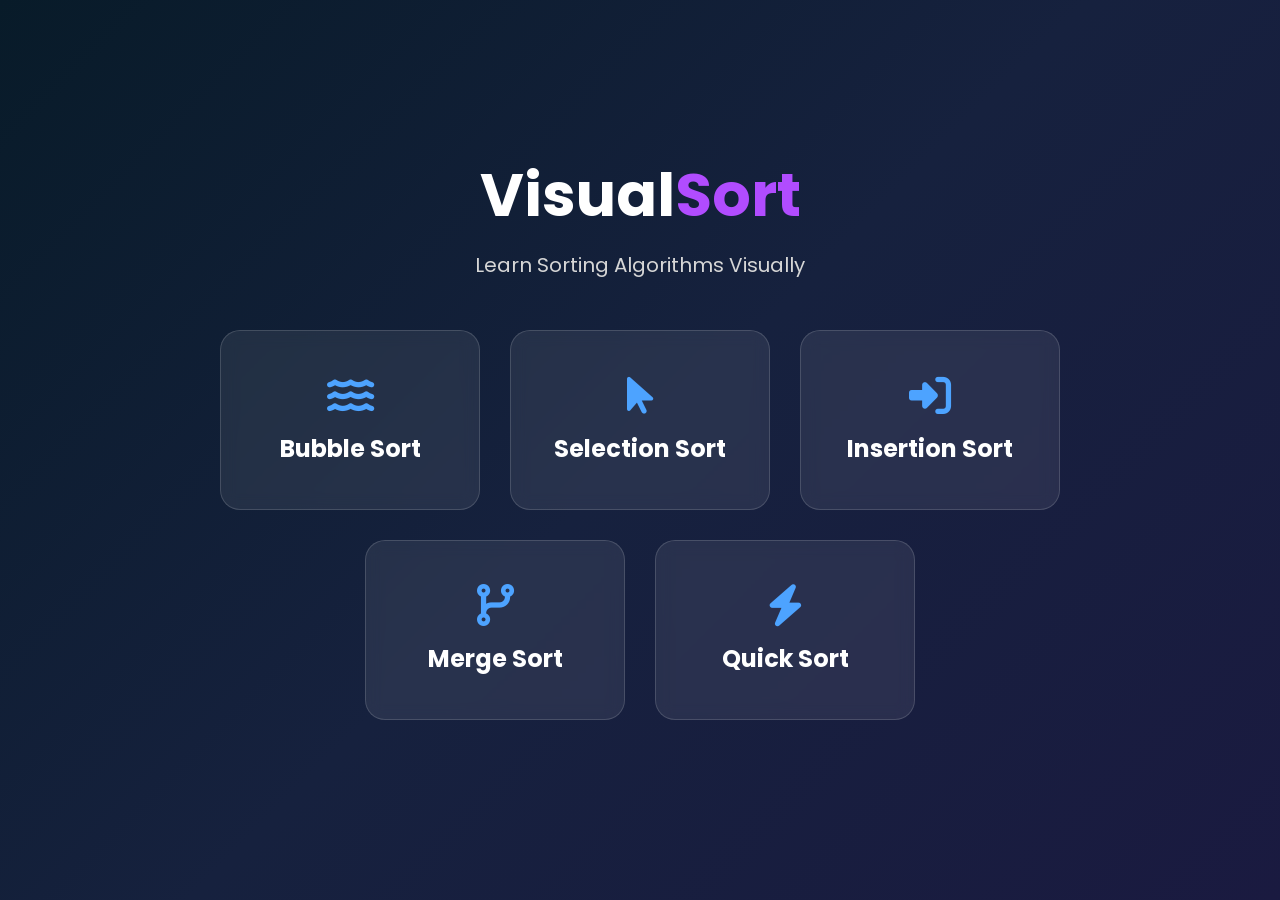
<file: index.html>
<!DOCTYPE html>
<html lang="en">

<head>
    <meta charset="UTF-8">
    <meta name="viewport" content="width=device-width, initial-scale=1.0">
    <title>VisualSort</title>

    <!-- Google Font -->
    <link href="https://fonts.googleapis.com/css2?family=Poppins:wght@300;400;600;700&display=swap" rel="stylesheet">

    <!-- Font Awesome -->
    <link rel="stylesheet"
        href="https://cdnjs.cloudflare.com/ajax/libs/font-awesome/6.6.0/css/all.min.css">

    <link rel="stylesheet" href="css/dashboard.css">
</head>

<body>

    <div class="container">

        <h1>Visual<span>Sort</span></h1>

        <p>Learn Sorting Algorithms Visually</p>

        <!-- First Row -->

        <div class="row">

            <div class="card" onclick="openPage('bubble')">
                <i class="fa-solid fa-water"></i>
                <h2>Bubble Sort</h2>
            </div>

            <div class="card" onclick="openPage('selection')">
                <i class="fa-solid fa-arrow-pointer"></i>
                <h2>Selection Sort</h2>
            </div>

            <div class="card" onclick="openPage('insertion')">
                <i class="fa-solid fa-right-to-bracket"></i>
                <h2>Insertion Sort</h2>
            </div>

        </div>

        <!-- Second Row -->

        <div class="row">

            <div class="card" onclick="openPage('merge')">
                <i class="fa-solid fa-code-branch"></i>
                <h2>Merge Sort</h2>
            </div>

            <div class="card" onclick="openPage('quick')">
                <i class="fa-solid fa-bolt"></i>
                <h2>Quick Sort</h2>
            </div>

        </div>

    </div>

    <script src="js/dashboard.js"></script>

</body>

</html>
</file>
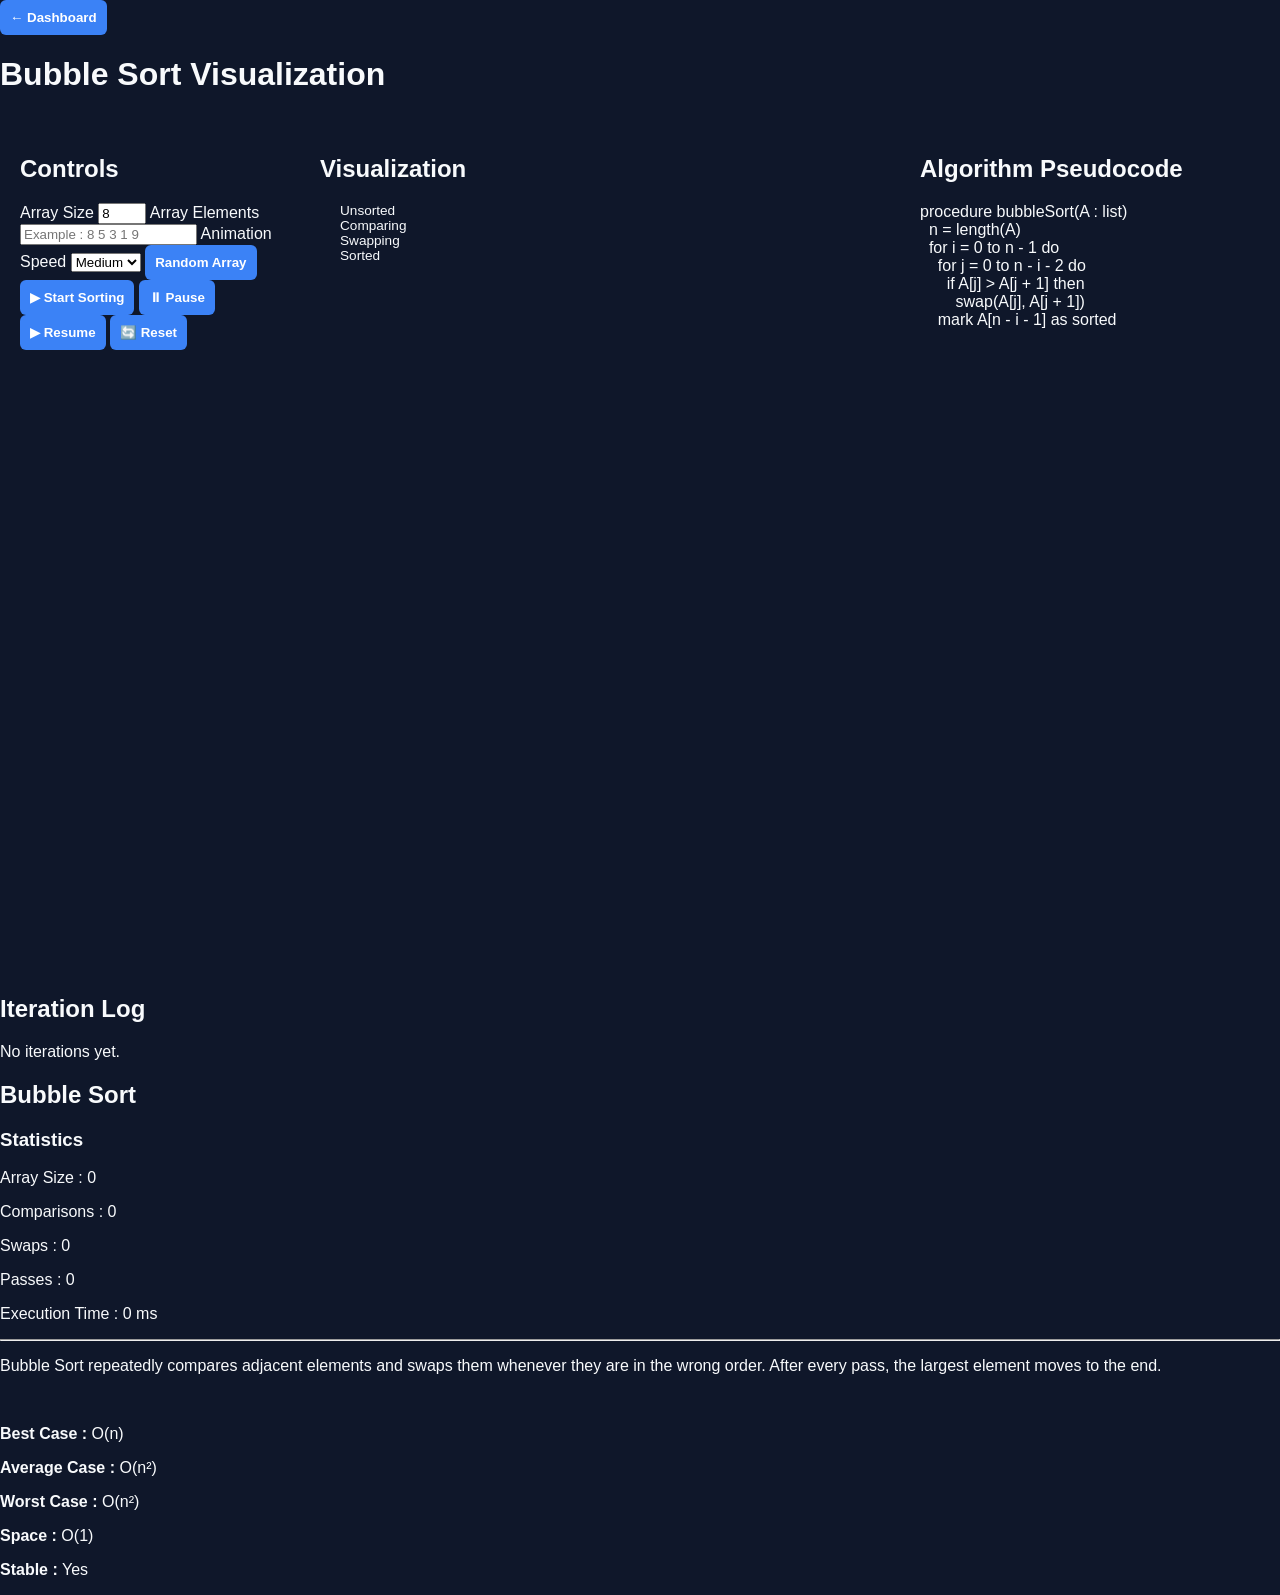
<file: bubble.html>
<!DOCTYPE html>
<html lang="en">

<head>
    <meta charset="UTF-8">
    <meta name="viewport" content="width=device-width, initial-scale=1.0">
    <title>Bubble Sort | VisualSort</title>
    <link rel="stylesheet" href="../css/visualizer.css">
    <link href="https://fonts.googleapis.com/css2?family=Poppins:wght@300;400;500;600;700&family=Fira+Code:wght@400;600&display=swap" rel="stylesheet">
</head>

<body>

<header>
    <button class="back-btn" onclick="window.location.href='../index.html'">
        ← Dashboard
    </button>
    <h1>Bubble Sort Visualization</h1>
</header>

<div class="main-container">

    <!-- Controls -->
    <div class="controls">
        <h2>Controls</h2>

        <label>Array Size</label>
        <input type="number" id="size" value="8" min="2" max="15">

        <label>Array Elements</label>
        <input type="text" id="arrayInput" placeholder="Example : 8 5 3 1 9">

        <label>Animation Speed</label>
        <select id="speed">
            <option value="1000">Slow</option>
            <option value="500" selected>Medium</option>
            <option value="200">Fast</option>
        </select>

        <button onclick="randomArray()">Random Array</button>
        <button id="startBtn" onclick="startSorting()">▶ Start Sorting</button>
        <button onclick="pauseSorting()">⏸ Pause</button>
        <button onclick="resumeSorting()">▶ Resume</button>
        <button onclick="resetArray()">🔄 Reset</button>
    </div>

    <!-- Visualization -->
    <div class="visualization">
        <h2>Visualization</h2>

        <div class="color-legend">
            <div class="legend-item"><span class="color-box default-box"></span> Unsorted</div>
            <div class="legend-item"><span class="color-box compare-box"></span> Comparing</div>
            <div class="legend-item"><span class="color-box swap-box"></span> Swapping</div>
            <div class="legend-item"><span class="color-box sorted-box"></span> Sorted</div>
        </div>

        <div class="viz-stage">
            <div id="pointers-container"></div>
            <div id="bars"></div>
        </div>
    </div>

    <!-- Pseudocode Panel -->
    <div class="pseudocode-card">
        <h2>Algorithm Pseudocode</h2>
        <div class="pseudocode-box">
            <div class="code-line" id="line-1">procedure bubbleSort(A : list)</div>
            <div class="code-line" id="line-2">&nbsp;&nbsp;n = length(A)</div>
            <div class="code-line" id="line-3">&nbsp;&nbsp;for i = 0 to n - 1 do</div>
            <div class="code-line" id="line-4">&nbsp;&nbsp;&nbsp;&nbsp;for j = 0 to n - i - 2 do</div>
            <div class="code-line" id="line-5">&nbsp;&nbsp;&nbsp;&nbsp;&nbsp;&nbsp;if A[j] > A[j + 1] then</div>
            <div class="code-line" id="line-6">&nbsp;&nbsp;&nbsp;&nbsp;&nbsp;&nbsp;&nbsp;&nbsp;swap(A[j], A[j + 1])</div>
            <div class="code-line" id="line-7">&nbsp;&nbsp;&nbsp;&nbsp;mark A[n - i - 1] as sorted</div>
        </div>
    </div>

</div>

<div class="bottom">

    <!-- Iteration Log -->
    <div class="log">
        <h2>Iteration Log</h2>
        <div id="log">
            No iterations yet.
        </div>
    </div>

    <!-- Information -->
    <div class="info">
        <h2>Bubble Sort</h2>
        <h3>Statistics</h3>

        <p>Array Size : <span id="arraySize">0</span></p>
        <p>Comparisons : <span id="comparisons">0</span></p>
        <p>Swaps : <span id="swaps">0</span></p>
        <p>Passes : <span id="passes">0</span></p>
        <p>Execution Time : <span id="executionTime">0 ms</span></p>

        <hr style="margin:15px 0;">

        <p>
            Bubble Sort repeatedly compares adjacent elements and
            swaps them whenever they are in the wrong order.
            After every pass, the largest element moves to the end.
        </p>

        <br>

        <p><b>Best Case :</b> O(n)</p>
        <p><b>Average Case :</b> O(n²)</p>
        <p><b>Worst Case :</b> O(n²)</p>
        <p><b>Space :</b> O(1)</p>
        <p><b>Stable :</b> Yes</p>
    </div>

</div>

<script src="../js/bubble.js"></script>

</body>
</html>
</file>
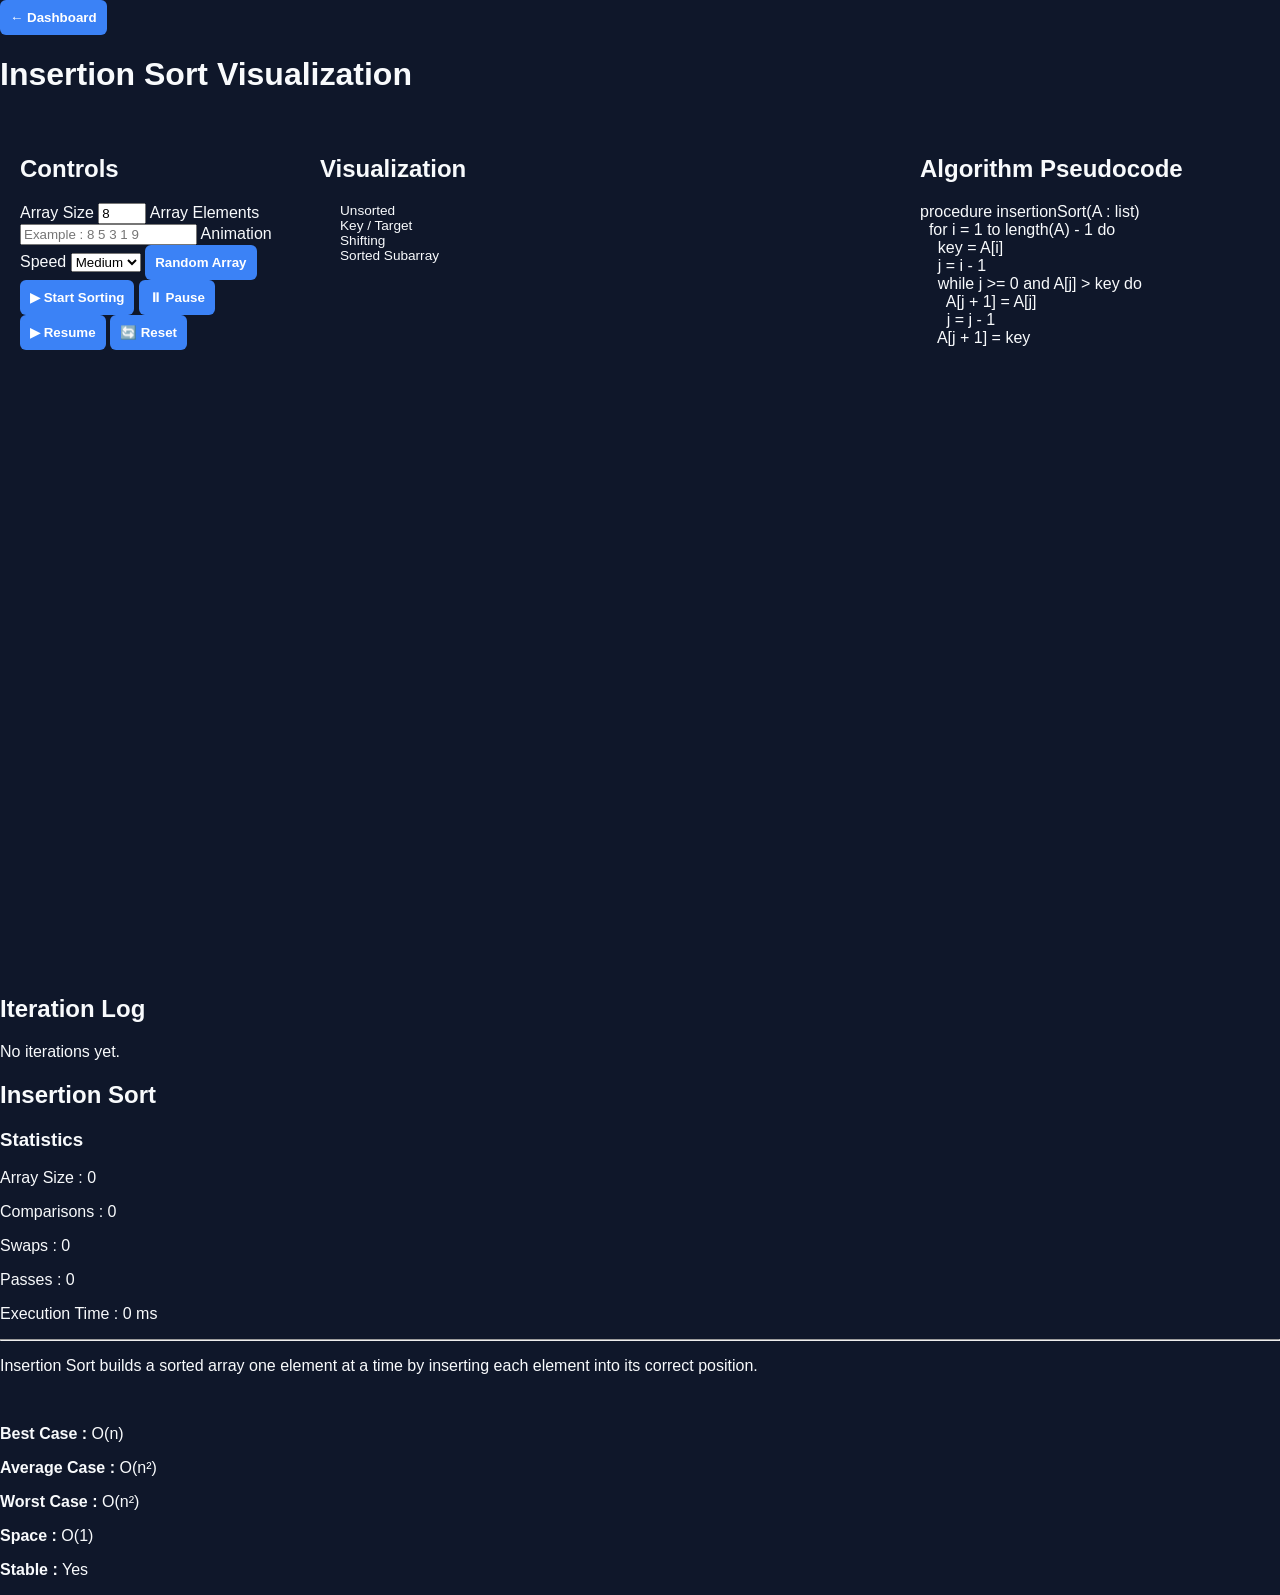
<file: insertion.html>
<!DOCTYPE html>
<html lang="en">

<head>
    <meta charset="UTF-8">
    <meta name="viewport" content="width=device-width, initial-scale=1.0">
    <title>Insertion Sort | VisualSort</title>
    <link rel="stylesheet" href="../css/visualizer.css">
    <link href="https://fonts.googleapis.com/css2?family=Poppins:wght@300;400;500;600;700&family=Fira+Code:wght@400;600&display=swap" rel="stylesheet">
</head>

<body>

<header>
    <button class="back-btn" onclick="window.location.href='../index.html'">
        ← Dashboard
    </button>
    <h1>Insertion Sort Visualization</h1>
</header>

<div class="main-container">

    <!-- Controls -->
    <div class="controls">
        <h2>Controls</h2>

        <label>Array Size</label>
        <input type="number" id="size" value="8" min="2" max="15">

        <label>Array Elements</label>
        <input type="text" id="arrayInput" placeholder="Example : 8 5 3 1 9">

        <label>Animation Speed</label>
        <select id="speed">
            <option value="1000">Slow</option>
            <option value="500" selected>Medium</option>
            <option value="200">Fast</option>
        </select>

        <button onclick="randomArray()">Random Array</button>
        <button id="startBtn" onclick="startSorting()">▶ Start Sorting</button>
        <button onclick="pauseSorting()">⏸ Pause</button>
        <button onclick="resumeSorting()">▶ Resume</button>
        <button onclick="resetArray()">🔄 Reset</button>
    </div>

    <!-- Visualization -->
    <div class="visualization">
        <h2>Visualization</h2>

        <div class="color-legend">
            <div class="legend-item"><span class="color-box default-box"></span> Unsorted</div>
            <div class="legend-item"><span class="color-box compare-box"></span> Key / Target</div>
            <div class="legend-item"><span class="color-box swap-box"></span> Shifting</div>
            <div class="legend-item"><span class="color-box sorted-box"></span> Sorted Subarray</div>
        </div>

        <div class="viz-stage">
            <div id="pointers-container"></div>
            <div id="bars"></div>
        </div>
    </div>

    <!-- Pseudocode Panel -->
    <div class="pseudocode-card">
        <h2>Algorithm Pseudocode</h2>
        <div class="pseudocode-box">
            <div class="code-line" id="line-1">procedure insertionSort(A : list)</div>
            <div class="code-line" id="line-2">&nbsp;&nbsp;for i = 1 to length(A) - 1 do</div>
            <div class="code-line" id="line-3">&nbsp;&nbsp;&nbsp;&nbsp;key = A[i]</div>
            <div class="code-line" id="line-4">&nbsp;&nbsp;&nbsp;&nbsp;j = i - 1</div>
            <div class="code-line" id="line-5">&nbsp;&nbsp;&nbsp;&nbsp;while j >= 0 and A[j] > key do</div>
            <div class="code-line" id="line-6">&nbsp;&nbsp;&nbsp;&nbsp;&nbsp;&nbsp;A[j + 1] = A[j]</div>
            <div class="code-line" id="line-7">&nbsp;&nbsp;&nbsp;&nbsp;&nbsp;&nbsp;j = j - 1</div>
            <div class="code-line" id="line-8">&nbsp;&nbsp;&nbsp;&nbsp;A[j + 1] = key</div>
        </div>
    </div>

</div>

<div class="bottom">

    <!-- Iteration Log -->
    <div class="log">
        <h2>Iteration Log</h2>
        <div id="log">
            No iterations yet.
        </div>
    </div>

    <!-- Information -->
    <div class="info">
        <h2>Insertion Sort</h2>
        <h3>Statistics</h3>

        <p>Array Size : <span id="arraySize">0</span></p>
        <p>Comparisons : <span id="comparisons">0</span></p>
        <p>Swaps : <span id="swaps">0</span></p>
        <p>Passes : <span id="passes">0</span></p>
        <p>Execution Time : <span id="executionTime">0 ms</span></p>

        <hr style="margin:15px 0;">

        <p>
            Insertion Sort builds a sorted array one element
            at a time by inserting each element into its
            correct position.
        </p>

        <br>

        <p><b>Best Case :</b> O(n)</p>
        <p><b>Average Case :</b> O(n²)</p>
        <p><b>Worst Case :</b> O(n²)</p>
        <p><b>Space :</b> O(1)</p>
        <p><b>Stable :</b> Yes</p>
    </div>

</div>

<script src="../js/insertion.js"></script>

</body>
</html>
</file>
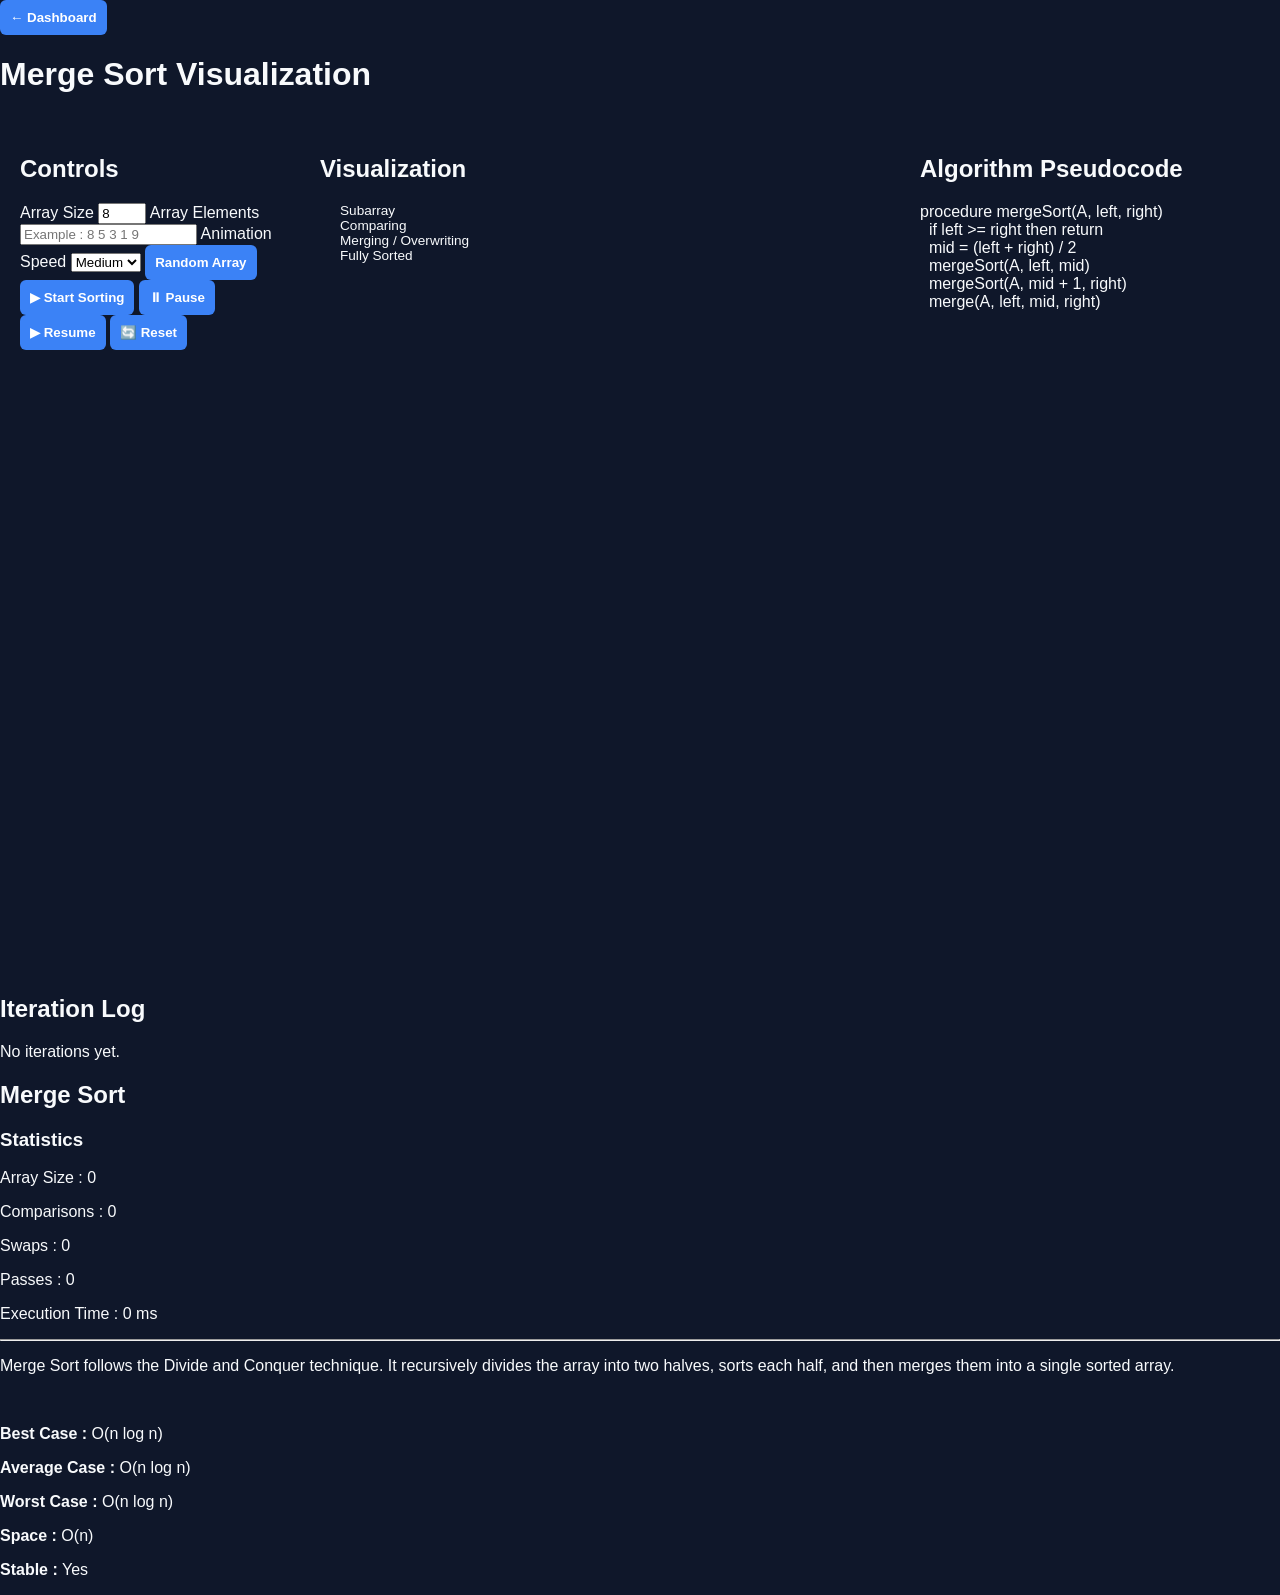
<file: merge.html>
<!DOCTYPE html>
<html lang="en">

<head>
    <meta charset="UTF-8">
    <meta name="viewport" content="width=device-width, initial-scale=1.0">
    <title>Merge Sort | VisualSort</title>
    <link rel="stylesheet" href="../css/visualizer.css">
    <link href="https://fonts.googleapis.com/css2?family=Poppins:wght@300;400;500;600;700&family=Fira+Code:wght@400;600&display=swap" rel="stylesheet">
</head>

<body>

<header>
    <button class="back-btn" onclick="window.location.href='../index.html'">
        ← Dashboard
    </button>
    <h1>Merge Sort Visualization</h1>
</header>

<div class="main-container">

    <!-- Controls -->
    <div class="controls">
        <h2>Controls</h2>

        <label>Array Size</label>
        <input type="number" id="size" value="8" min="2" max="15">

        <label>Array Elements</label>
        <input type="text" id="arrayInput" placeholder="Example : 8 5 3 1 9">

        <label>Animation Speed</label>
        <select id="speed">
            <option value="1000">Slow</option>
            <option value="500" selected>Medium</option>
            <option value="200">Fast</option>
        </select>

        <button onclick="randomArray()">Random Array</button>
        <button id="startBtn" onclick="startSorting()">▶ Start Sorting</button>
        <button onclick="pauseSorting()">⏸ Pause</button>
        <button onclick="resumeSorting()">▶ Resume</button>
        <button onclick="resetArray()">🔄 Reset</button>
    </div>

    <!-- Visualization -->
    <div class="visualization">
        <h2>Visualization</h2>

        <div class="color-legend">
            <div class="legend-item"><span class="color-box default-box"></span> Subarray</div>
            <div class="legend-item"><span class="color-box compare-box"></span> Comparing</div>
            <div class="legend-item"><span class="color-box swap-box"></span> Merging / Overwriting</div>
            <div class="legend-item"><span class="color-box sorted-box"></span> Fully Sorted</div>
        </div>

        <div class="viz-stage">
            <div id="pointers-container"></div>
            <div id="bars"></div>
        </div>
    </div>

    <!-- Pseudocode Panel -->
    <div class="pseudocode-card">
        <h2>Algorithm Pseudocode</h2>
        <div class="pseudocode-box">
            <div class="code-line" id="line-1">procedure mergeSort(A, left, right)</div>
            <div class="code-line" id="line-2">&nbsp;&nbsp;if left >= right then return</div>
            <div class="code-line" id="line-3">&nbsp;&nbsp;mid = (left + right) / 2</div>
            <div class="code-line" id="line-4">&nbsp;&nbsp;mergeSort(A, left, mid)</div>
            <div class="code-line" id="line-5">&nbsp;&nbsp;mergeSort(A, mid + 1, right)</div>
            <div class="code-line" id="line-6">&nbsp;&nbsp;merge(A, left, mid, right)</div>
        </div>
    </div>

</div>

<div class="bottom">

    <!-- Iteration Log -->
    <div class="log">
        <h2>Iteration Log</h2>
        <div id="log">
            No iterations yet.
        </div>
    </div>

    <!-- Information -->
    <div class="info">
        <h2>Merge Sort</h2>
        <h3>Statistics</h3>

        <p>Array Size : <span id="arraySize">0</span></p>
        <p>Comparisons : <span id="comparisons">0</span></p>
        <p>Swaps : <span id="swaps">0</span></p>
        <p>Passes : <span id="passes">0</span></p>
        <p>Execution Time : <span id="executionTime">0 ms</span></p>

        <hr style="margin:15px 0;">

        <p>
            Merge Sort follows the Divide and Conquer technique.
            It recursively divides the array into two halves,
            sorts each half, and then merges them into a
            single sorted array.
        </p>

        <br>

        <p><b>Best Case :</b> O(n log n)</p>
        <p><b>Average Case :</b> O(n log n)</p>
        <p><b>Worst Case :</b> O(n log n)</p>
        <p><b>Space :</b> O(n)</p>
        <p><b>Stable :</b> Yes</p>
    </div>

</div>

<script src="../js/merge.js"></script>

</body>
</html>
</file>
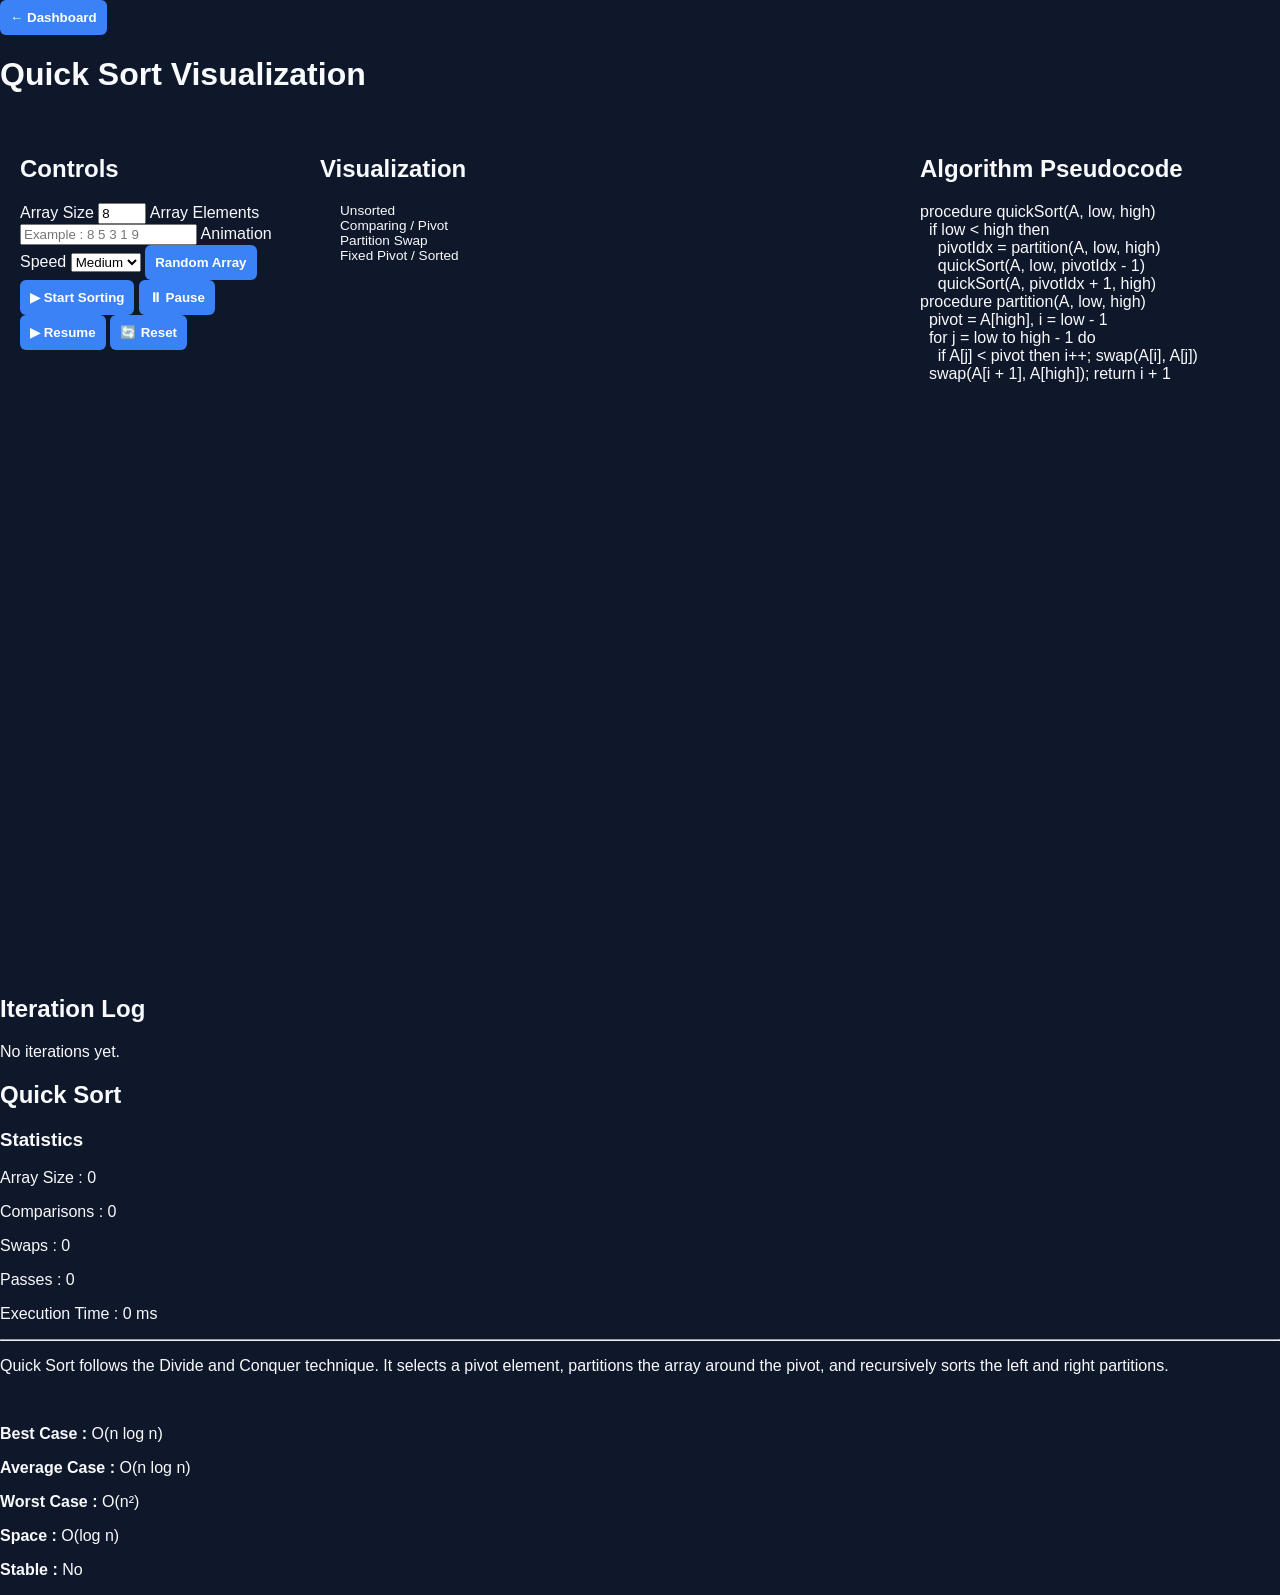
<file: quick.html>
<!DOCTYPE html>
<html lang="en">

<head>
    <meta charset="UTF-8">
    <meta name="viewport" content="width=device-width, initial-scale=1.0">
    <title>Quick Sort | VisualSort</title>
    <link rel="stylesheet" href="../css/visualizer.css">
    <link href="https://fonts.googleapis.com/css2?family=Poppins:wght@300;400;500;600;700&family=Fira+Code:wght@400;600&display=swap" rel="stylesheet">
</head>

<body>

<header>
    <button class="back-btn" onclick="window.location.href='../index.html'">
        ← Dashboard
    </button>
    <h1>Quick Sort Visualization</h1>
</header>

<div class="main-container">

    <!-- Controls -->
    <div class="controls">
        <h2>Controls</h2>

        <label>Array Size</label>
        <input type="number" id="size" value="8" min="2" max="15">

        <label>Array Elements</label>
        <input type="text" id="arrayInput" placeholder="Example : 8 5 3 1 9">

        <label>Animation Speed</label>
        <select id="speed">
            <option value="1000">Slow</option>
            <option value="500" selected>Medium</option>
            <option value="200">Fast</option>
        </select>

        <button onclick="randomArray()">Random Array</button>
        <button id="startBtn" onclick="startSorting()">▶ Start Sorting</button>
        <button onclick="pauseSorting()">⏸ Pause</button>
        <button onclick="resumeSorting()">▶ Resume</button>
        <button onclick="resetArray()">🔄 Reset</button>
    </div>

    <!-- Visualization -->
    <div class="visualization">
        <h2>Visualization</h2>

        <div class="color-legend">
            <div class="legend-item"><span class="color-box default-box"></span> Unsorted</div>
            <div class="legend-item"><span class="color-box compare-box"></span> Comparing / Pivot</div>
            <div class="legend-item"><span class="color-box swap-box"></span> Partition Swap</div>
            <div class="legend-item"><span class="color-box sorted-box"></span> Fixed Pivot / Sorted</div>
        </div>

        <div class="viz-stage">
            <div id="pointers-container"></div>
            <div id="bars"></div>
        </div>
    </div>

    <!-- Pseudocode Panel -->
    <div class="pseudocode-card">
        <h2>Algorithm Pseudocode</h2>
        <div class="pseudocode-box">
            <div class="code-line" id="line-1">procedure quickSort(A, low, high)</div>
            <div class="code-line" id="line-2">&nbsp;&nbsp;if low < high then</div>
            <div class="code-line" id="line-3">&nbsp;&nbsp;&nbsp;&nbsp;pivotIdx = partition(A, low, high)</div>
            <div class="code-line" id="line-4">&nbsp;&nbsp;&nbsp;&nbsp;quickSort(A, low, pivotIdx - 1)</div>
            <div class="code-line" id="line-5">&nbsp;&nbsp;&nbsp;&nbsp;quickSort(A, pivotIdx + 1, high)</div>
            <div class="code-line" id="line-6">procedure partition(A, low, high)</div>
            <div class="code-line" id="line-7">&nbsp;&nbsp;pivot = A[high], i = low - 1</div>
            <div class="code-line" id="line-8">&nbsp;&nbsp;for j = low to high - 1 do</div>
            <div class="code-line" id="line-9">&nbsp;&nbsp;&nbsp;&nbsp;if A[j] < pivot then i++; swap(A[i], A[j])</div>
            <div class="code-line" id="line-10">&nbsp;&nbsp;swap(A[i + 1], A[high]); return i + 1</div>
        </div>
    </div>

</div>

<div class="bottom">

    <!-- Iteration Log -->
    <div class="log">
        <h2>Iteration Log</h2>
        <div id="log">
            No iterations yet.
        </div>
    </div>

    <!-- Information -->
    <div class="info">
        <h2>Quick Sort</h2>
        <h3>Statistics</h3>

        <p>Array Size : <span id="arraySize">0</span></p>
        <p>Comparisons : <span id="comparisons">0</span></p>
        <p>Swaps : <span id="swaps">0</span></p>
        <p>Passes : <span id="passes">0</span></p>
        <p>Execution Time : <span id="executionTime">0 ms</span></p>

        <hr style="margin:15px 0;">

        <p>
            Quick Sort follows the Divide and Conquer technique.
            It selects a pivot element, partitions the array
            around the pivot, and recursively sorts the
            left and right partitions.
        </p>

        <br>

        <p><b>Best Case :</b> O(n log n)</p>
        <p><b>Average Case :</b> O(n log n)</p>
        <p><b>Worst Case :</b> O(n²)</p>
        <p><b>Space :</b> O(log n)</p>
        <p><b>Stable :</b> No</p>
    </div>

</div>

<script src="../js/quick.js"></script>

</body>
</html>
</file>
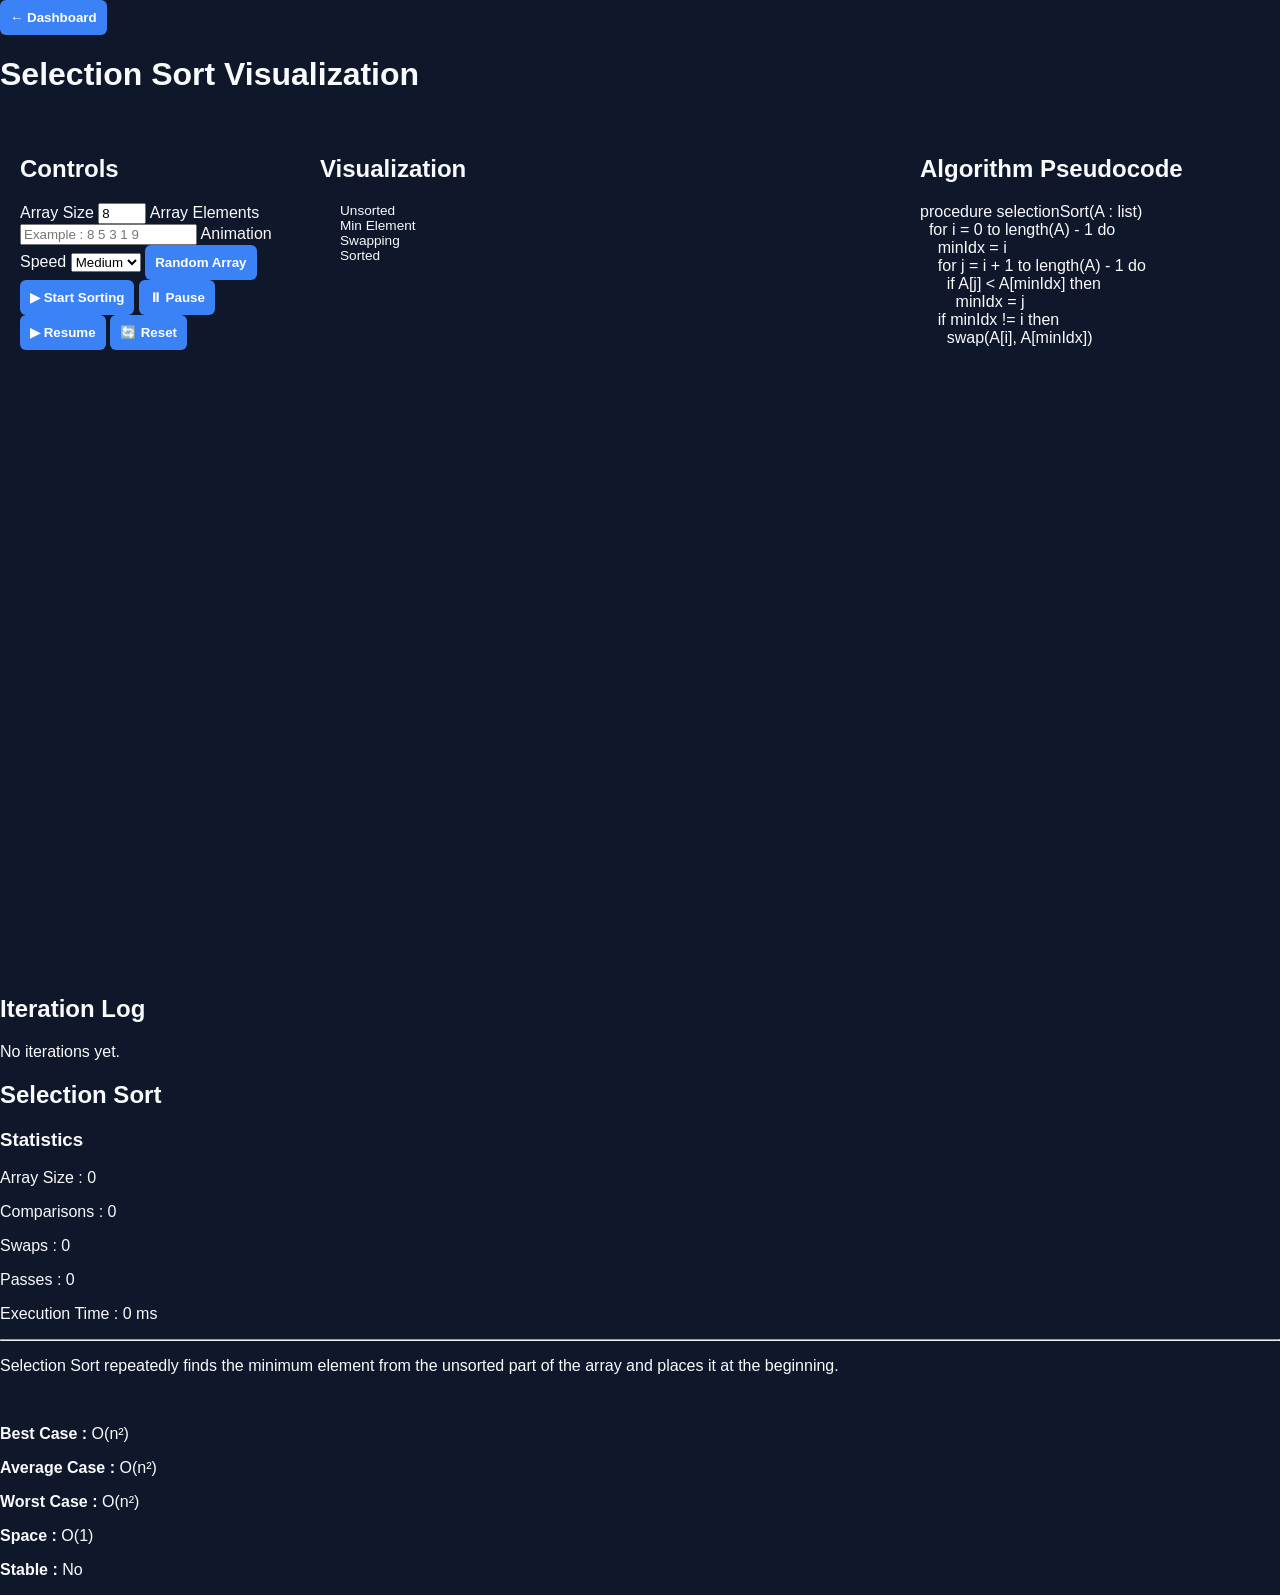
<file: selection.html>
<!DOCTYPE html>
<html lang="en">

<head>
    <meta charset="UTF-8">
    <meta name="viewport" content="width=device-width, initial-scale=1.0">
    <title>Selection Sort | VisualSort</title>
    <link rel="stylesheet" href="../css/visualizer.css">
    <link href="https://fonts.googleapis.com/css2?family=Poppins:wght@300;400;500;600;700&family=Fira+Code:wght@400;600&display=swap" rel="stylesheet">
</head>

<body>

<header>
    <button class="back-btn" onclick="window.location.href='../index.html'">
        ← Dashboard
    </button>
    <h1>Selection Sort Visualization</h1>
</header>

<div class="main-container">

    <!-- Controls -->
    <div class="controls">
        <h2>Controls</h2>

        <label>Array Size</label>
        <input type="number" id="size" value="8" min="2" max="15">

        <label>Array Elements</label>
        <input type="text" id="arrayInput" placeholder="Example : 8 5 3 1 9">

        <label>Animation Speed</label>
        <select id="speed">
            <option value="1000">Slow</option>
            <option value="500" selected>Medium</option>
            <option value="200">Fast</option>
        </select>

        <button onclick="randomArray()">Random Array</button>
        <button id="startBtn" onclick="startSorting()">▶ Start Sorting</button>
        <button onclick="pauseSorting()">⏸ Pause</button>
        <button onclick="resumeSorting()">▶ Resume</button>
        <button onclick="resetArray()">🔄 Reset</button>
    </div>

    <!-- Visualization -->
    <div class="visualization">
        <h2>Visualization</h2>

        <div class="color-legend">
            <div class="legend-item"><span class="color-box default-box"></span> Unsorted</div>
            <div class="legend-item"><span class="color-box compare-box"></span> Min Element</div>
            <div class="legend-item"><span class="color-box swap-box"></span> Swapping</div>
            <div class="legend-item"><span class="color-box sorted-box"></span> Sorted</div>
        </div>

        <div class="viz-stage">
            <div id="pointers-container"></div>
            <div id="bars"></div>
        </div>
    </div>

    <!-- Pseudocode Panel -->
    <div class="pseudocode-card">
        <h2>Algorithm Pseudocode</h2>
        <div class="pseudocode-box">
            <div class="code-line" id="line-1">procedure selectionSort(A : list)</div>
            <div class="code-line" id="line-2">&nbsp;&nbsp;for i = 0 to length(A) - 1 do</div>
            <div class="code-line" id="line-3">&nbsp;&nbsp;&nbsp;&nbsp;minIdx = i</div>
            <div class="code-line" id="line-4">&nbsp;&nbsp;&nbsp;&nbsp;for j = i + 1 to length(A) - 1 do</div>
            <div class="code-line" id="line-5">&nbsp;&nbsp;&nbsp;&nbsp;&nbsp;&nbsp;if A[j] < A[minIdx] then</div>
            <div class="code-line" id="line-6">&nbsp;&nbsp;&nbsp;&nbsp;&nbsp;&nbsp;&nbsp;&nbsp;minIdx = j</div>
            <div class="code-line" id="line-7">&nbsp;&nbsp;&nbsp;&nbsp;if minIdx != i then</div>
            <div class="code-line" id="line-8">&nbsp;&nbsp;&nbsp;&nbsp;&nbsp;&nbsp;swap(A[i], A[minIdx])</div>
        </div>
    </div>

</div>

<div class="bottom">

    <!-- Iteration Log -->
    <div class="log">
        <h2>Iteration Log</h2>
        <div id="log">
            No iterations yet.
        </div>
    </div>

    <!-- Information -->
    <div class="info">
        <h2>Selection Sort</h2>
        <h3>Statistics</h3>

        <p>Array Size : <span id="arraySize">0</span></p>
        <p>Comparisons : <span id="comparisons">0</span></p>
        <p>Swaps : <span id="swaps">0</span></p>
        <p>Passes : <span id="passes">0</span></p>
        <p>Execution Time : <span id="executionTime">0 ms</span></p>

        <hr style="margin:15px 0;">

        <p>
            Selection Sort repeatedly finds the minimum element
            from the unsorted part of the array and places it
            at the beginning.
        </p>

        <br>

        <p><b>Best Case :</b> O(n²)</p>
        <p><b>Average Case :</b> O(n²)</p>
        <p><b>Worst Case :</b> O(n²)</p>
        <p><b>Space :</b> O(1)</p>
        <p><b>Stable :</b> No</p>
    </div>

</div>

<script src="../js/selection.js"></script>

</body>
</html>
</file>
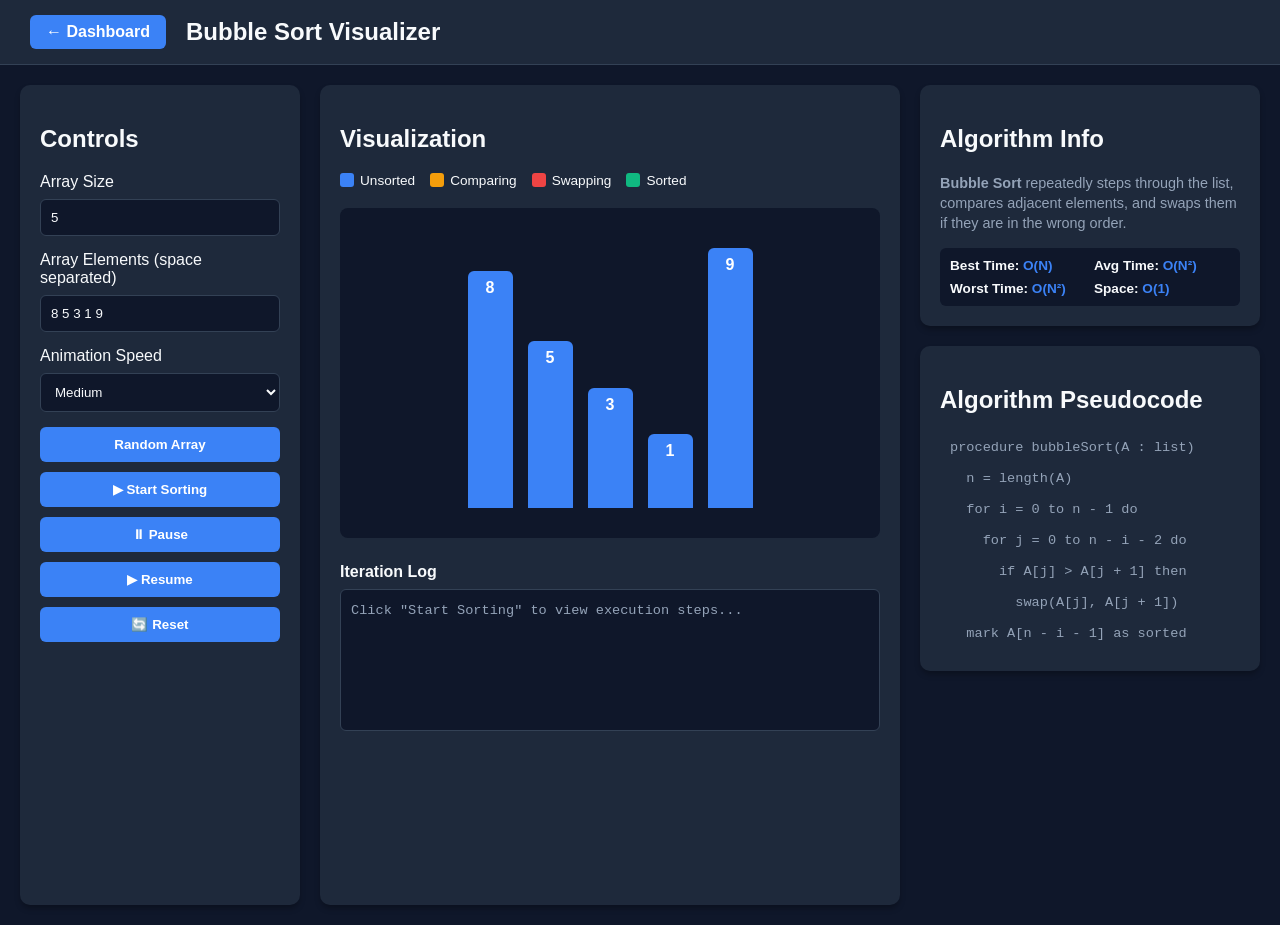
<file: pages/bubble.html>
<!DOCTYPE html>
<html lang="en">
<head>
    <meta charset="UTF-8">
    <meta name="viewport" content="width=device-width, initial-scale=1.0">
    <title>Bubble Sort Visualizer</title>
    <link rel="stylesheet" href="../css/visualizer.css">
</head>
<body>
    <header class="navbar">
        <a href="../index.html" class="btn-dashboard">← Dashboard</a>
        <h1>Bubble Sort Visualizer</h1>
    </header>

    <main class="main-container">
        <section class="panel controls-panel">
            <h2>Controls</h2>
            <div class="control-group">
                <label for="array-size">Array Size</label>
                <input type="number" id="array-size" value="5" min="3" max="20" disabled>
            </div>
            <div class="control-group">
                <label for="array-input">Array Elements (space separated)</label>
                <input type="text" id="array-input" value="8 5 3 1 9" placeholder="e.g. 8 5 3 1 9">
            </div>
            <div class="control-group">
                <label for="speed">Animation Speed</label>
                <select id="speed">
                    <option value="slow">Slow</option>
                    <option value="medium" selected>Medium</option>
                    <option value="fast">Fast</option>
                </select>
            </div>
            <div class="button-group">
                <button id="random-btn" onclick="generateRandomArray()">Random Array</button>
                <button id="start-btn" class="primary-btn" onclick="startSorting()">▶ Start Sorting</button>
                <button id="pause-btn" onclick="pauseSorting()">⏸ Pause</button>
                <button id="resume-btn" onclick="resumeSorting()">▶ Resume</button>
                <button id="reset-btn" onclick="resetVisualizer()">🔄 Reset</button>
            </div>
        </section>

        <section class="panel visualization-panel">
            <h2>Visualization</h2>
            <div class="legend">
                <span class="legend-item"><span class="color-box unsorted"></span> Unsorted</span>
                <span class="legend-item"><span class="color-box comparing"></span> Comparing</span>
                <span class="legend-item"><span class="color-box swapping"></span> Swapping</span>
                <span class="legend-item"><span class="color-box sorted"></span> Sorted</span>
            </div>
            <div id="array-container" class="visualization-box"></div>

            <div class="log-container">
                <h3>Iteration Log</h3>
                <div id="execution-log" class="log-box">
                    <p class="log-entry">Click "Start Sorting" to view execution steps...</p>
                </div>
            </div>
        </section>

        <section class="right-sidebar">
            <section class="panel info-panel">
                <h2>Algorithm Info</h2>
                <p><strong>Bubble Sort</strong> repeatedly steps through the list, compares adjacent elements, and swaps them if they are in the wrong order.</p>
                <div class="complexity-grid">
                    <div><strong>Best Time:</strong> <span>O(N)</span></div>
                    <div><strong>Avg Time:</strong> <span>O(N²)</span></div>
                    <div><strong>Worst Time:</strong> <span>O(N²)</span></div>
                    <div><strong>Space:</strong> <span>O(1)</span></div>
                </div>
            </section>

            <section class="panel pseudocode-panel">
                <h2>Algorithm Pseudocode</h2>
                <div class="pseudocode">
                    <p id="line-1">procedure bubbleSort(A : list)</p>
                    <p id="line-2">&nbsp;&nbsp;n = length(A)</p>
                    <p id="line-3">&nbsp;&nbsp;for i = 0 to n - 1 do</p>
                    <p id="line-4">&nbsp;&nbsp;&nbsp;&nbsp;for j = 0 to n - i - 2 do</p>
                    <p id="line-5">&nbsp;&nbsp;&nbsp;&nbsp;&nbsp;&nbsp;if A[j] > A[j + 1] then</p>
                    <p id="line-6">&nbsp;&nbsp;&nbsp;&nbsp;&nbsp;&nbsp;&nbsp;&nbsp;swap(A[j], A[j + 1])</p>
                    <p id="line-7">&nbsp;&nbsp;mark A[n - i - 1] as sorted</p>
                </div>
            </section>
        </section>
    </main>

    <script src="../js/bubble.js"></script>
</body>
</html>
</file>
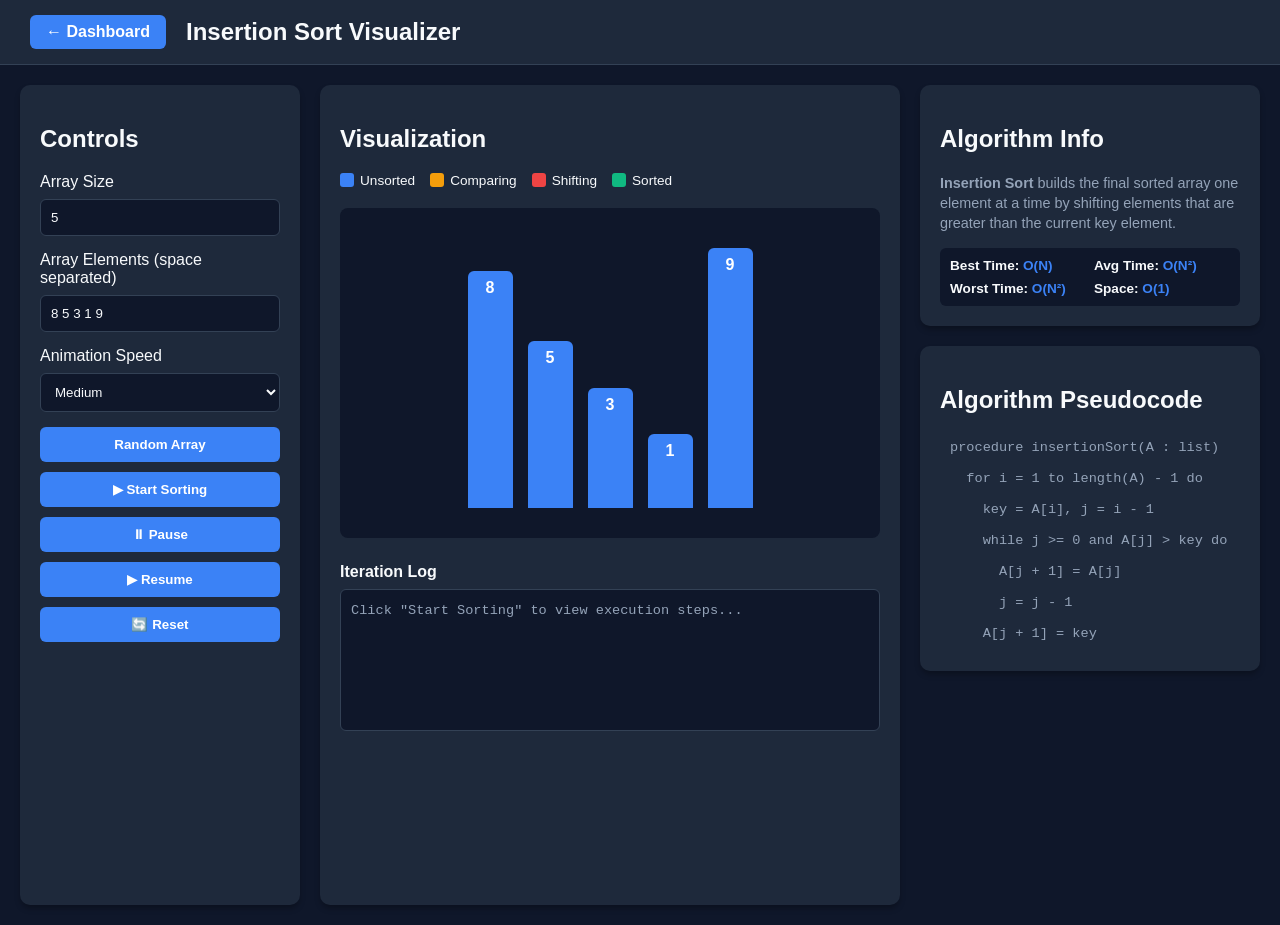
<file: pages/insertion.html>
<!DOCTYPE html>
<html lang="en">
<head>
    <meta charset="UTF-8">
    <meta name="viewport" content="width=device-width, initial-scale=1.0">
    <title>Insertion Sort Visualizer</title>
    <link rel="stylesheet" href="../css/visualizer.css">
</head>
<body>
    <header class="navbar">
        <a href="../index.html" class="btn-dashboard">← Dashboard</a>
        <h1>Insertion Sort Visualizer</h1>
    </header>

    <main class="main-container">
        <section class="panel controls-panel">
            <h2>Controls</h2>
            <div class="control-group">
                <label for="array-size">Array Size</label>
                <input type="number" id="array-size" value="5" min="3" max="20" disabled>
            </div>
            <div class="control-group">
                <label for="array-input">Array Elements (space separated)</label>
                <input type="text" id="array-input" value="8 5 3 1 9" placeholder="e.g. 8 5 3 1 9">
            </div>
            <div class="control-group">
                <label for="speed">Animation Speed</label>
                <select id="speed">
                    <option value="slow">Slow</option>
                    <option value="medium" selected>Medium</option>
                    <option value="fast">Fast</option>
                </select>
            </div>
            <div class="button-group">
                <button id="random-btn" onclick="generateRandomArray()">Random Array</button>
                <button id="start-btn" class="primary-btn" onclick="startSorting()">▶ Start Sorting</button>
                <button id="pause-btn" onclick="pauseSorting()">⏸ Pause</button>
                <button id="resume-btn" onclick="resumeSorting()">▶ Resume</button>
                <button id="reset-btn" onclick="resetVisualizer()">🔄 Reset</button>
            </div>
        </section>

        <section class="panel visualization-panel">
            <h2>Visualization</h2>
            <div class="legend">
                <span class="legend-item"><span class="color-box unsorted"></span> Unsorted</span>
                <span class="legend-item"><span class="color-box comparing"></span> Comparing</span>
                <span class="legend-item"><span class="color-box swapping"></span> Shifting</span>
                <span class="legend-item"><span class="color-box sorted"></span> Sorted</span>
            </div>
            <div id="array-container" class="visualization-box"></div>

            <div class="log-container">
                <h3>Iteration Log</h3>
                <div id="execution-log" class="log-box">
                    <p class="log-entry">Click "Start Sorting" to view execution steps...</p>
                </div>
            </div>
        </section>

        <section class="right-sidebar">
            <section class="panel info-panel">
                <h2>Algorithm Info</h2>
                <p><strong>Insertion Sort</strong> builds the final sorted array one element at a time by shifting elements that are greater than the current key element.</p>
                <div class="complexity-grid">
                    <div><strong>Best Time:</strong> <span>O(N)</span></div>
                    <div><strong>Avg Time:</strong> <span>O(N²)</span></div>
                    <div><strong>Worst Time:</strong> <span>O(N²)</span></div>
                    <div><strong>Space:</strong> <span>O(1)</span></div>
                </div>
            </section>

            <section class="panel pseudocode-panel">
                <h2>Algorithm Pseudocode</h2>
                <div class="pseudocode">
                    <p id="line-1">procedure insertionSort(A : list)</p>
                    <p id="line-2">&nbsp;&nbsp;for i = 1 to length(A) - 1 do</p>
                    <p id="line-3">&nbsp;&nbsp;&nbsp;&nbsp;key = A[i], j = i - 1</p>
                    <p id="line-4">&nbsp;&nbsp;&nbsp;&nbsp;while j >= 0 and A[j] > key do</p>
                    <p id="line-5">&nbsp;&nbsp;&nbsp;&nbsp;&nbsp;&nbsp;A[j + 1] = A[j]</p>
                    <p id="line-6">&nbsp;&nbsp;&nbsp;&nbsp;&nbsp;&nbsp;j = j - 1</p>
                    <p id="line-7">&nbsp;&nbsp;&nbsp;&nbsp;A[j + 1] = key</p>
                </div>
            </section>
        </section>
    </main>

    <script src="../js/insertion.js"></script>
</body>
</html>
</file>
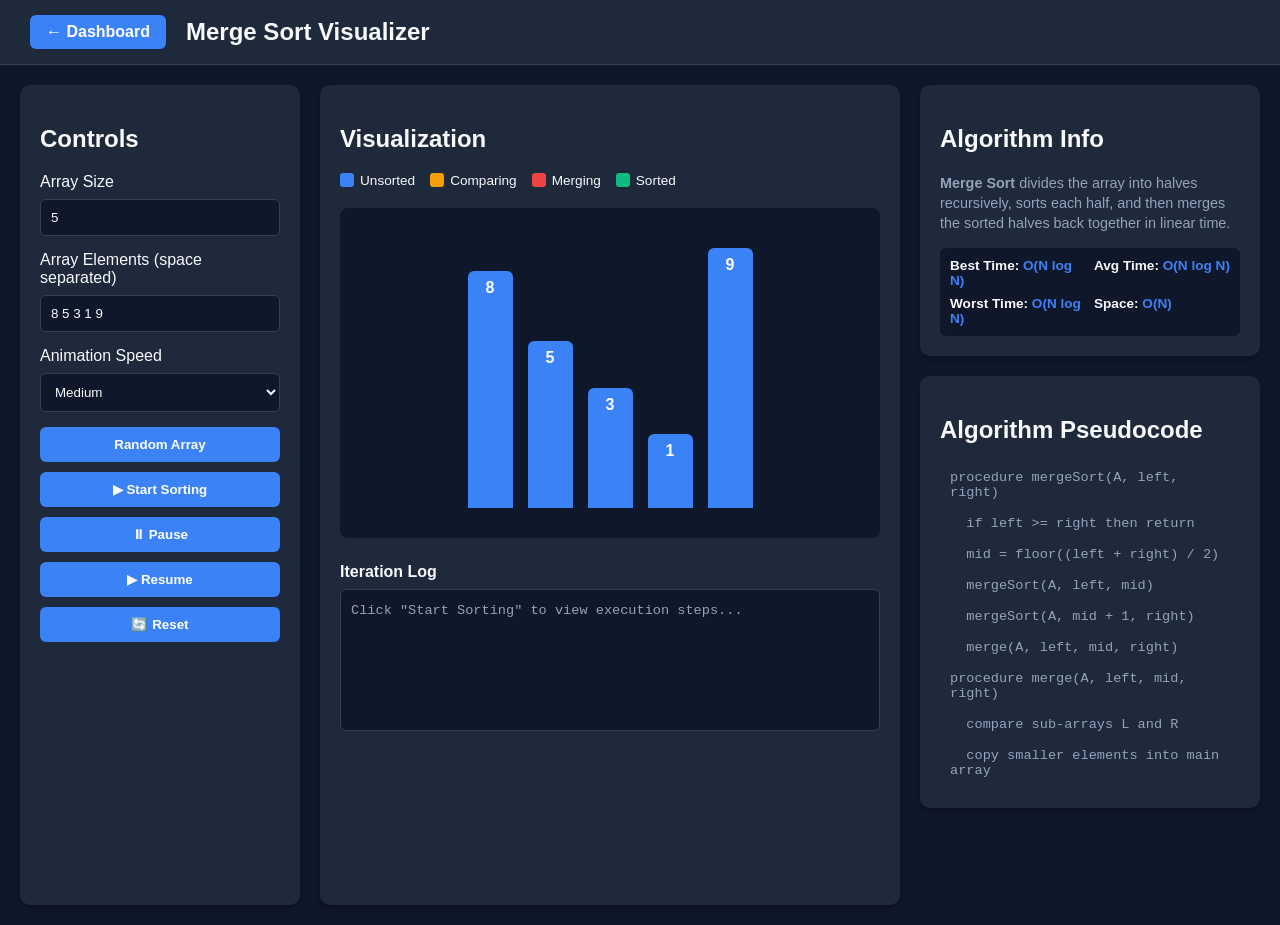
<file: pages/merge.html>
<!DOCTYPE html>
<html lang="en">
<head>
    <meta charset="UTF-8">
    <meta name="viewport" content="width=device-width, initial-scale=1.0">
    <title>Merge Sort Visualizer</title>
    <link rel="stylesheet" href="../css/visualizer.css">
</head>
<body>
    <header class="navbar">
        <a href="../index.html" class="btn-dashboard">← Dashboard</a>
        <h1>Merge Sort Visualizer</h1>
    </header>

    <main class="main-container">
        <section class="panel controls-panel">
            <h2>Controls</h2>
            <div class="control-group">
                <label for="array-size">Array Size</label>
                <input type="number" id="array-size" value="5" min="3" max="20" disabled>
            </div>
            <div class="control-group">
                <label for="array-input">Array Elements (space separated)</label>
                <input type="text" id="array-input" value="8 5 3 1 9" placeholder="e.g. 8 5 3 1 9">
            </div>
            <div class="control-group">
                <label for="speed">Animation Speed</label>
                <select id="speed">
                    <option value="slow">Slow</option>
                    <option value="medium" selected>Medium</option>
                    <option value="fast">Fast</option>
                </select>
            </div>
            <div class="button-group">
                <button id="random-btn" onclick="generateRandomArray()">Random Array</button>
                <button id="start-btn" class="primary-btn" onclick="startSorting()">▶ Start Sorting</button>
                <button id="pause-btn" onclick="pauseSorting()">⏸ Pause</button>
                <button id="resume-btn" onclick="resumeSorting()">▶ Resume</button>
                <button id="reset-btn" onclick="resetVisualizer()">🔄 Reset</button>
            </div>
        </section>

        <section class="panel visualization-panel">
            <h2>Visualization</h2>
            <div class="legend">
                <span class="legend-item"><span class="color-box unsorted"></span> Unsorted</span>
                <span class="legend-item"><span class="color-box comparing"></span> Comparing</span>
                <span class="legend-item"><span class="color-box swapping"></span> Merging</span>
                <span class="legend-item"><span class="color-box sorted"></span> Sorted</span>
            </div>
            <div id="array-container" class="visualization-box"></div>

            <div class="log-container">
                <h3>Iteration Log</h3>
                <div id="execution-log" class="log-box">
                    <p class="log-entry">Click "Start Sorting" to view execution steps...</p>
                </div>
            </div>
        </section>

        <section class="right-sidebar">
            <section class="panel info-panel">
                <h2>Algorithm Info</h2>
                <p><strong>Merge Sort</strong> divides the array into halves recursively, sorts each half, and then merges the sorted halves back together in linear time.</p>
                <div class="complexity-grid">
                    <div><strong>Best Time:</strong> <span>O(N log N)</span></div>
                    <div><strong>Avg Time:</strong> <span>O(N log N)</span></div>
                    <div><strong>Worst Time:</strong> <span>O(N log N)</span></div>
                    <div><strong>Space:</strong> <span>O(N)</span></div>
                </div>
            </section>

            <section class="panel pseudocode-panel">
                <h2>Algorithm Pseudocode</h2>
                <div class="pseudocode">
                    <p id="line-1">procedure mergeSort(A, left, right)</p>
                    <p id="line-2">&nbsp;&nbsp;if left >= right then return</p>
                    <p id="line-3">&nbsp;&nbsp;mid = floor((left + right) / 2)</p>
                    <p id="line-4">&nbsp;&nbsp;mergeSort(A, left, mid)</p>
                    <p id="line-5">&nbsp;&nbsp;mergeSort(A, mid + 1, right)</p>
                    <p id="line-6">&nbsp;&nbsp;merge(A, left, mid, right)</p>
                    <p id="line-7">procedure merge(A, left, mid, right)</p>
                    <p id="line-8">&nbsp;&nbsp;compare sub-arrays L and R</p>
                    <p id="line-9">&nbsp;&nbsp;copy smaller elements into main array</p>
                </div>
            </section>
        </section>
    </main>

    <script src="../js/merge.js"></script>
</body>
</html>
</file>
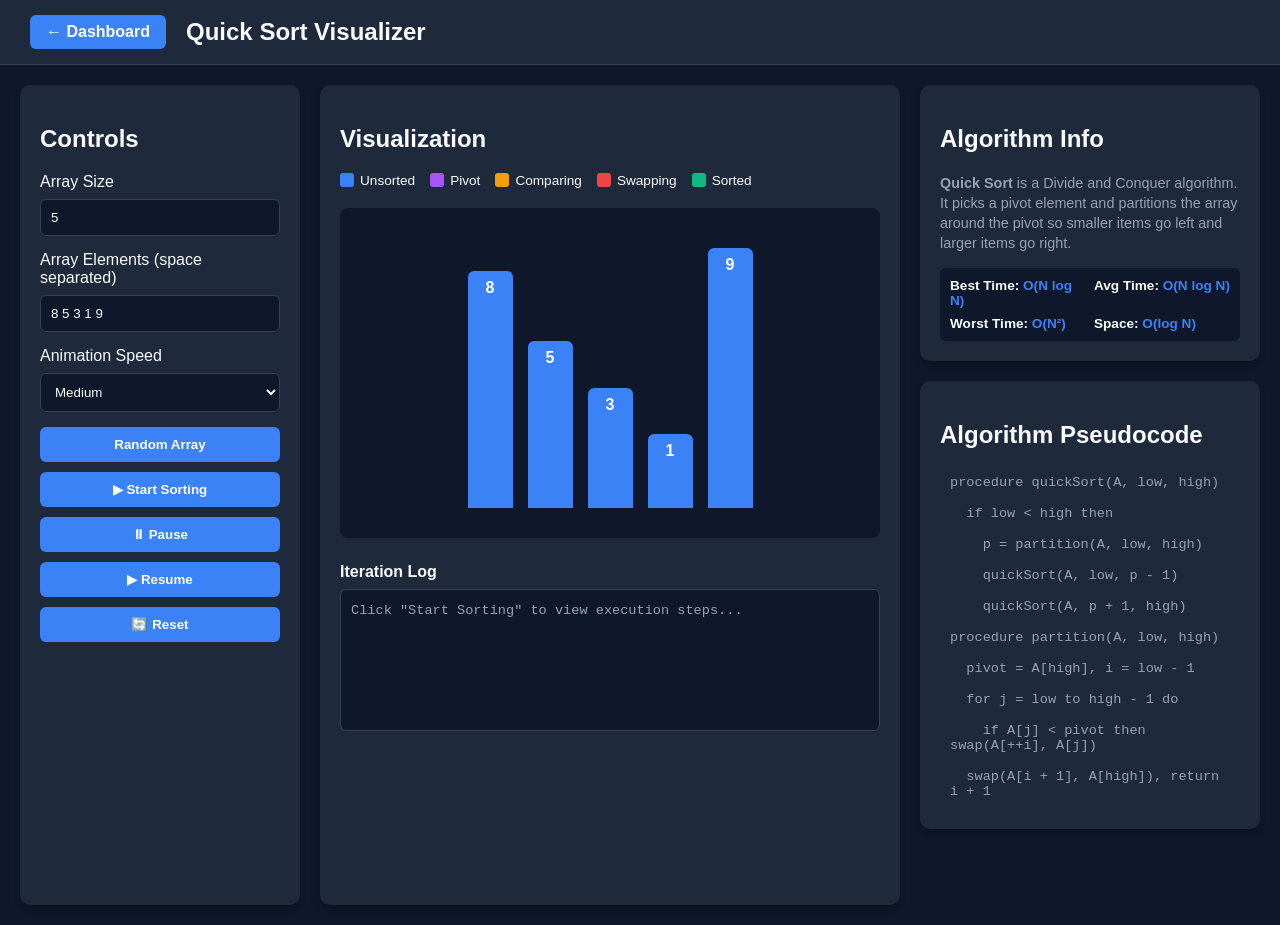
<file: pages/quick.html>
<!DOCTYPE html>
<html lang="en">
<head>
    <meta charset="UTF-8">
    <meta name="viewport" content="width=device-width, initial-scale=1.0">
    <title>Quick Sort Visualizer</title>
    <link rel="stylesheet" href="../css/visualizer.css">
</head>
<body>
    <header class="navbar">
        <a href="../index.html" class="btn-dashboard">← Dashboard</a>
        <h1>Quick Sort Visualizer</h1>
    </header>

    <main class="main-container">
        <section class="panel controls-panel">
            <h2>Controls</h2>
            <div class="control-group">
                <label for="array-size">Array Size</label>
                <input type="number" id="array-size" value="5" min="3" max="20" disabled>
            </div>
            <div class="control-group">
                <label for="array-input">Array Elements (space separated)</label>
                <input type="text" id="array-input" value="8 5 3 1 9" placeholder="e.g. 8 5 3 1 9">
            </div>
            <div class="control-group">
                <label for="speed">Animation Speed</label>
                <select id="speed">
                    <option value="slow">Slow</option>
                    <option value="medium" selected>Medium</option>
                    <option value="fast">Fast</option>
                </select>
            </div>
            <div class="button-group">
                <button id="random-btn" onclick="generateRandomArray()">Random Array</button>
                <button id="start-btn" class="primary-btn" onclick="startSorting()">▶ Start Sorting</button>
                <button id="pause-btn" onclick="pauseSorting()">⏸ Pause</button>
                <button id="resume-btn" onclick="resumeSorting()">▶ Resume</button>
                <button id="reset-btn" onclick="resetVisualizer()">🔄 Reset</button>
            </div>
        </section>

        <section class="panel visualization-panel">
            <h2>Visualization</h2>
            <div class="legend">
                <span class="legend-item"><span class="color-box unsorted"></span> Unsorted</span>
                <span class="legend-item"><span class="color-box pivot"></span> Pivot</span>
                <span class="legend-item"><span class="color-box comparing"></span> Comparing</span>
                <span class="legend-item"><span class="color-box swapping"></span> Swapping</span>
                <span class="legend-item"><span class="color-box sorted"></span> Sorted</span>
            </div>
            <div id="array-container" class="visualization-box"></div>

            <div class="log-container">
                <h3>Iteration Log</h3>
                <div id="execution-log" class="log-box">
                    <p class="log-entry">Click "Start Sorting" to view execution steps...</p>
                </div>
            </div>
        </section>

        <section class="right-sidebar">
            <section class="panel info-panel">
                <h2>Algorithm Info</h2>
                <p><strong>Quick Sort</strong> is a Divide and Conquer algorithm. It picks a pivot element and partitions the array around the pivot so smaller items go left and larger items go right.</p>
                <div class="complexity-grid">
                    <div><strong>Best Time:</strong> <span>O(N log N)</span></div>
                    <div><strong>Avg Time:</strong> <span>O(N log N)</span></div>
                    <div><strong>Worst Time:</strong> <span>O(N²)</span></div>
                    <div><strong>Space:</strong> <span>O(log N)</span></div>
                </div>
            </section>

            <section class="panel pseudocode-panel">
                <h2>Algorithm Pseudocode</h2>
                <div class="pseudocode">
                    <p id="line-1">procedure quickSort(A, low, high)</p>
                    <p id="line-2">&nbsp;&nbsp;if low < high then</p>
                    <p id="line-3">&nbsp;&nbsp;&nbsp;&nbsp;p = partition(A, low, high)</p>
                    <p id="line-4">&nbsp;&nbsp;&nbsp;&nbsp;quickSort(A, low, p - 1)</p>
                    <p id="line-5">&nbsp;&nbsp;&nbsp;&nbsp;quickSort(A, p + 1, high)</p>
                    <p id="line-6">procedure partition(A, low, high)</p>
                    <p id="line-7">&nbsp;&nbsp;pivot = A[high], i = low - 1</p>
                    <p id="line-8">&nbsp;&nbsp;for j = low to high - 1 do</p>
                    <p id="line-9">&nbsp;&nbsp;&nbsp;&nbsp;if A[j] < pivot then swap(A[++i], A[j])</p>
                    <p id="line-10">&nbsp;&nbsp;swap(A[i + 1], A[high]), return i + 1</p>
                </div>
            </section>
        </section>
    </main>

    <script src="../js/quick.js"></script>
</body>
</html>
</file>
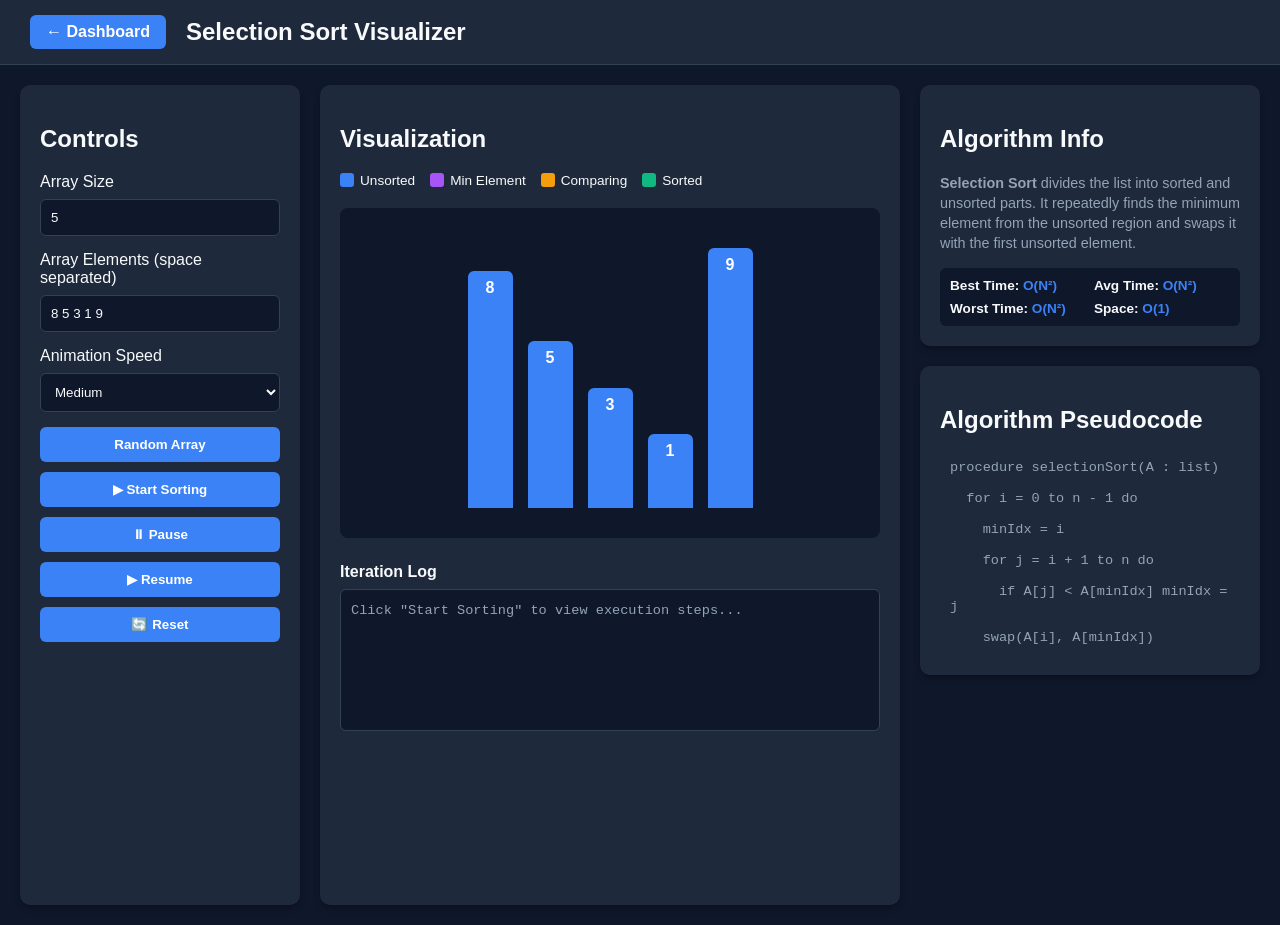
<file: pages/selection.html>
<!DOCTYPE html>
<html lang="en">
<head>
    <meta charset="UTF-8">
    <meta name="viewport" content="width=device-width, initial-scale=1.0">
    <title>Selection Sort Visualizer</title>
    <link rel="stylesheet" href="../css/visualizer.css">
</head>
<body>
    <header class="navbar">
        <a href="../index.html" class="btn-dashboard">← Dashboard</a>
        <h1>Selection Sort Visualizer</h1>
    </header>

    <main class="main-container">
        <section class="panel controls-panel">
            <h2>Controls</h2>
            <div class="control-group">
                <label for="array-size">Array Size</label>
                <input type="number" id="array-size" value="5" min="3" max="20" disabled>
            </div>
            <div class="control-group">
                <label for="array-input">Array Elements (space separated)</label>
                <input type="text" id="array-input" value="8 5 3 1 9" placeholder="e.g. 8 5 3 1 9">
            </div>
            <div class="control-group">
                <label for="speed">Animation Speed</label>
                <select id="speed">
                    <option value="slow">Slow</option>
                    <option value="medium" selected>Medium</option>
                    <option value="fast">Fast</option>
                </select>
            </div>
            <div class="button-group">
                <button id="random-btn" onclick="generateRandomArray()">Random Array</button>
                <button id="start-btn" class="primary-btn" onclick="startSorting()">▶ Start Sorting</button>
                <button id="pause-btn" onclick="pauseSorting()">⏸ Pause</button>
                <button id="resume-btn" onclick="resumeSorting()">▶ Resume</button>
                <button id="reset-btn" onclick="resetVisualizer()">🔄 Reset</button>
            </div>
        </section>

        <section class="panel visualization-panel">
            <h2>Visualization</h2>
            <div class="legend">
                <span class="legend-item"><span class="color-box unsorted"></span> Unsorted</span>
                <span class="legend-item"><span class="color-box pivot"></span> Min Element</span>
                <span class="legend-item"><span class="color-box comparing"></span> Comparing</span>
                <span class="legend-item"><span class="color-box sorted"></span> Sorted</span>
            </div>
            <div id="array-container" class="visualization-box"></div>

            <div class="log-container">
                <h3>Iteration Log</h3>
                <div id="execution-log" class="log-box">
                    <p class="log-entry">Click "Start Sorting" to view execution steps...</p>
                </div>
            </div>
        </section>

        <section class="right-sidebar">
            <section class="panel info-panel">
                <h2>Algorithm Info</h2>
                <p><strong>Selection Sort</strong> divides the list into sorted and unsorted parts. It repeatedly finds the minimum element from the unsorted region and swaps it with the first unsorted element.</p>
                <div class="complexity-grid">
                    <div><strong>Best Time:</strong> <span>O(N²)</span></div>
                    <div><strong>Avg Time:</strong> <span>O(N²)</span></div>
                    <div><strong>Worst Time:</strong> <span>O(N²)</span></div>
                    <div><strong>Space:</strong> <span>O(1)</span></div>
                </div>
            </section>

            <section class="panel pseudocode-panel">
                <h2>Algorithm Pseudocode</h2>
                <div class="pseudocode">
                    <p id="line-1">procedure selectionSort(A : list)</p>
                    <p id="line-2">&nbsp;&nbsp;for i = 0 to n - 1 do</p>
                    <p id="line-3">&nbsp;&nbsp;&nbsp;&nbsp;minIdx = i</p>
                    <p id="line-4">&nbsp;&nbsp;&nbsp;&nbsp;for j = i + 1 to n do</p>
                    <p id="line-5">&nbsp;&nbsp;&nbsp;&nbsp;&nbsp;&nbsp;if A[j] < A[minIdx] minIdx = j</p>
                    <p id="line-6">&nbsp;&nbsp;&nbsp;&nbsp;swap(A[i], A[minIdx])</p>
                </div>
            </section>
        </section>
    </main>

    <script src="../js/selection.js"></script>
</body>
</html>
</file>
<file: css/dashboard.css>
* {
    margin: 0;
    padding: 0;
    box-sizing: border-box;
    font-family: 'Poppins', sans-serif;
}

body {
    background: linear-gradient(135deg, #081b29, #16213e, #1a1a40);
    color: white;
    min-height: 100vh;
    display: flex;
    justify-content: center;
    align-items: center;
}

.container {
    text-align: center;
}

h1 {
    font-size: 60px;
    margin-bottom: 10px;
}

h1 span {
    color: #b14cff;
}

p {
    font-size: 20px;
    color: #d6d6d6;
    margin-bottom: 50px;
}

.row {
    display: flex;
    justify-content: center;
    gap: 30px;
    margin-bottom: 30px;
}

.card {
    width: 260px;
    height: 180px;
    background: rgba(255, 255, 255, 0.08);
    border-radius: 20px;
    backdrop-filter: blur(8px);
    display: flex;
    flex-direction: column;
    justify-content: center;
    align-items: center;
    cursor: pointer;
    transition: 0.3s;
    border: 1px solid rgba(255, 255, 255, 0.15);
}

.card:hover {
    transform: translateY(-8px);
    border-color: #4da3ff;
    box-shadow: 0 10px 20px rgba(0, 0, 0, 0.4);
}

.card i {
    font-size: 42px;
    color: #4da3ff;
    margin-bottom: 15px;
}

.card h2 {
    font-size: 24px;
}
</file>
<file: css/visualizer.css>
:root {
    --bg-dark: #0f172a;
    --card-bg: #1e293b;
    --text-color: #f8fafc;
    --accent-blue: #3b82f6;
    --accent-yellow: #f59e0b;
    --accent-red: #ef4444;
    --accent-green: #10b981;
    --accent-purple: #a855f7;
}

body {
    margin: 0;
    padding: 0;
    font-family: 'Segoe UI', Tahoma, Geneva, Verdana, sans-serif;
    background-color: var(--bg-dark);
    color: var(--text-color);
}

.navbar {
    display: flex;
    align-items: center;
    gap: 20px;
    padding: 15px 30px;
    background-color: #1e293b;
    border-bottom: 1px solid #334155;
}

.navbar h1 {
    margin: 0;
    font-size: 1.5rem;
}

.btn-dashboard {
    color: white;
    background-color: var(--accent-blue);
    padding: 8px 16px;
    border-radius: 6px;
    text-decoration: none;
    font-weight: 600;
}

/* 3-Column Layout */
.main-container {
    display: grid;
    grid-template-columns: 280px 1fr 340px;
    gap: 20px;
    padding: 20px;
    min-height: calc(100vh - 80px);
}

.right-sidebar {
    display: flex;
    flex-direction: column;
    gap: 20px;
}

.panel {
    background-color: var(--card-bg);
    border-radius: 10px;
    padding: 20px;
    box-shadow: 0 4px 6px -1px rgba(0, 0, 0, 0.3);
}

.control-group {
    display: flex;
    flex-direction: column;
    gap: 8px;
    margin-bottom: 15px;
}

.control-group input, .control-group select {
    padding: 10px;
    border-radius: 6px;
    border: 1px solid #334155;
    background-color: #0f172a;
    color: var(--text-color);
}

.button-group {
    display: flex;
    flex-direction: column;
    gap: 10px;
}

button {
    padding: 10px;
    border: none;
    border-radius: 6px;
    background-color: var(--accent-blue);
    color: white;
    font-weight: bold;
    cursor: pointer;
    transition: opacity 0.2s;
}

button:hover {
    opacity: 0.9;
}

/* Legend Styling */
.legend {
    display: flex;
    flex-wrap: wrap;
    gap: 15px;
    margin-bottom: 20px;
}

.legend-item {
    display: flex;
    align-items: center;
    gap: 6px;
    font-size: 0.85rem;
}

.color-box {
    width: 14px;
    height: 14px;
    border-radius: 3px;
}

.color-box.unsorted { background-color: var(--accent-blue); }
.color-box.comparing { background-color: var(--accent-yellow); }
.color-box.swapping { background-color: var(--accent-red); }
.color-box.sorted { background-color: var(--accent-green); }
.color-box.pivot { background-color: var(--accent-purple); }

/* Visualization Area & Bars */
.visualization-box {
    height: 280px;
    background-color: #0f172a;
    border-radius: 8px;
    display: flex;
    align-items: flex-end;
    justify-content: center;
    gap: 15px;
    padding: 20px 10px 30px 10px;
    position: relative;
}

.bar-wrapper {
    display: flex;
    flex-direction: column;
    align-items: center;
    height: 100%;
    justify-content: flex-end;
    position: relative;
}

/* Pointer Movement Badges */
.pointer-label {
    position: absolute;
    bottom: -25px;
    font-size: 0.75rem;
    font-weight: bold;
    color: var(--accent-yellow);
    background-color: #1e293b;
    padding: 2px 6px;
    border-radius: 4px;
    border: 1px solid var(--accent-yellow);
    white-space: nowrap;
}

.bar {
    width: 45px;
    background-color: var(--accent-blue);
    border-radius: 6px 6px 0 0;
    display: flex;
    justify-content: center;
    align-items: flex-start;
    padding-top: 8px;
    font-weight: bold;
    color: white;
    transition: height 0.2s ease, background-color 0.2s ease;
}

.bar.comparing { background-color: var(--accent-yellow) !important; color: #000; }
.bar.swapping { background-color: var(--accent-red) !important; }
.bar.sorted { background-color: var(--accent-green) !important; }
.bar.pivot { background-color: var(--accent-purple) !important; }

/* Iteration Log Box */
.log-container {
    margin-top: 25px;
}

.log-container h3 {
    margin-bottom: 8px;
    font-size: 1rem;
}

.log-box {
    height: 120px;
    background-color: #0f172a;
    border-radius: 6px;
    padding: 10px;
    overflow-y: auto;
    font-family: monospace;
    font-size: 0.85rem;
    border: 1px solid #334155;
}

.log-entry {
    margin: 3px 0;
    color: #94a3b8;
}

.log-entry.pass { color: var(--accent-blue); font-weight: bold; }
.log-entry.swap { color: var(--accent-red); }
.log-entry.sorted { color: var(--accent-green); }
.log-entry.highlight { color: var(--accent-yellow); font-weight: bold; }

/* Info & Pseudocode Panels */
.info-panel p {
    font-size: 0.9rem;
    color: #94a3b8;
    line-height: 1.4;
}

.complexity-grid {
    display: grid;
    grid-template-columns: 1fr 1fr;
    gap: 8px;
    margin-top: 15px;
    font-size: 0.85rem;
    background-color: #0f172a;
    padding: 10px;
    border-radius: 6px;
}

.complexity-grid span {
    color: var(--accent-blue);
    font-weight: bold;
}

.pseudocode p {
    margin: 4px 0;
    padding: 6px 10px;
    font-family: monospace;
    font-size: 0.85rem;
    border-radius: 4px;
    color: #94a3b8;
}

.pseudocode p.active {
    background-color: var(--accent-yellow);
    color: #000;
    font-weight: bold;
}
</file>
